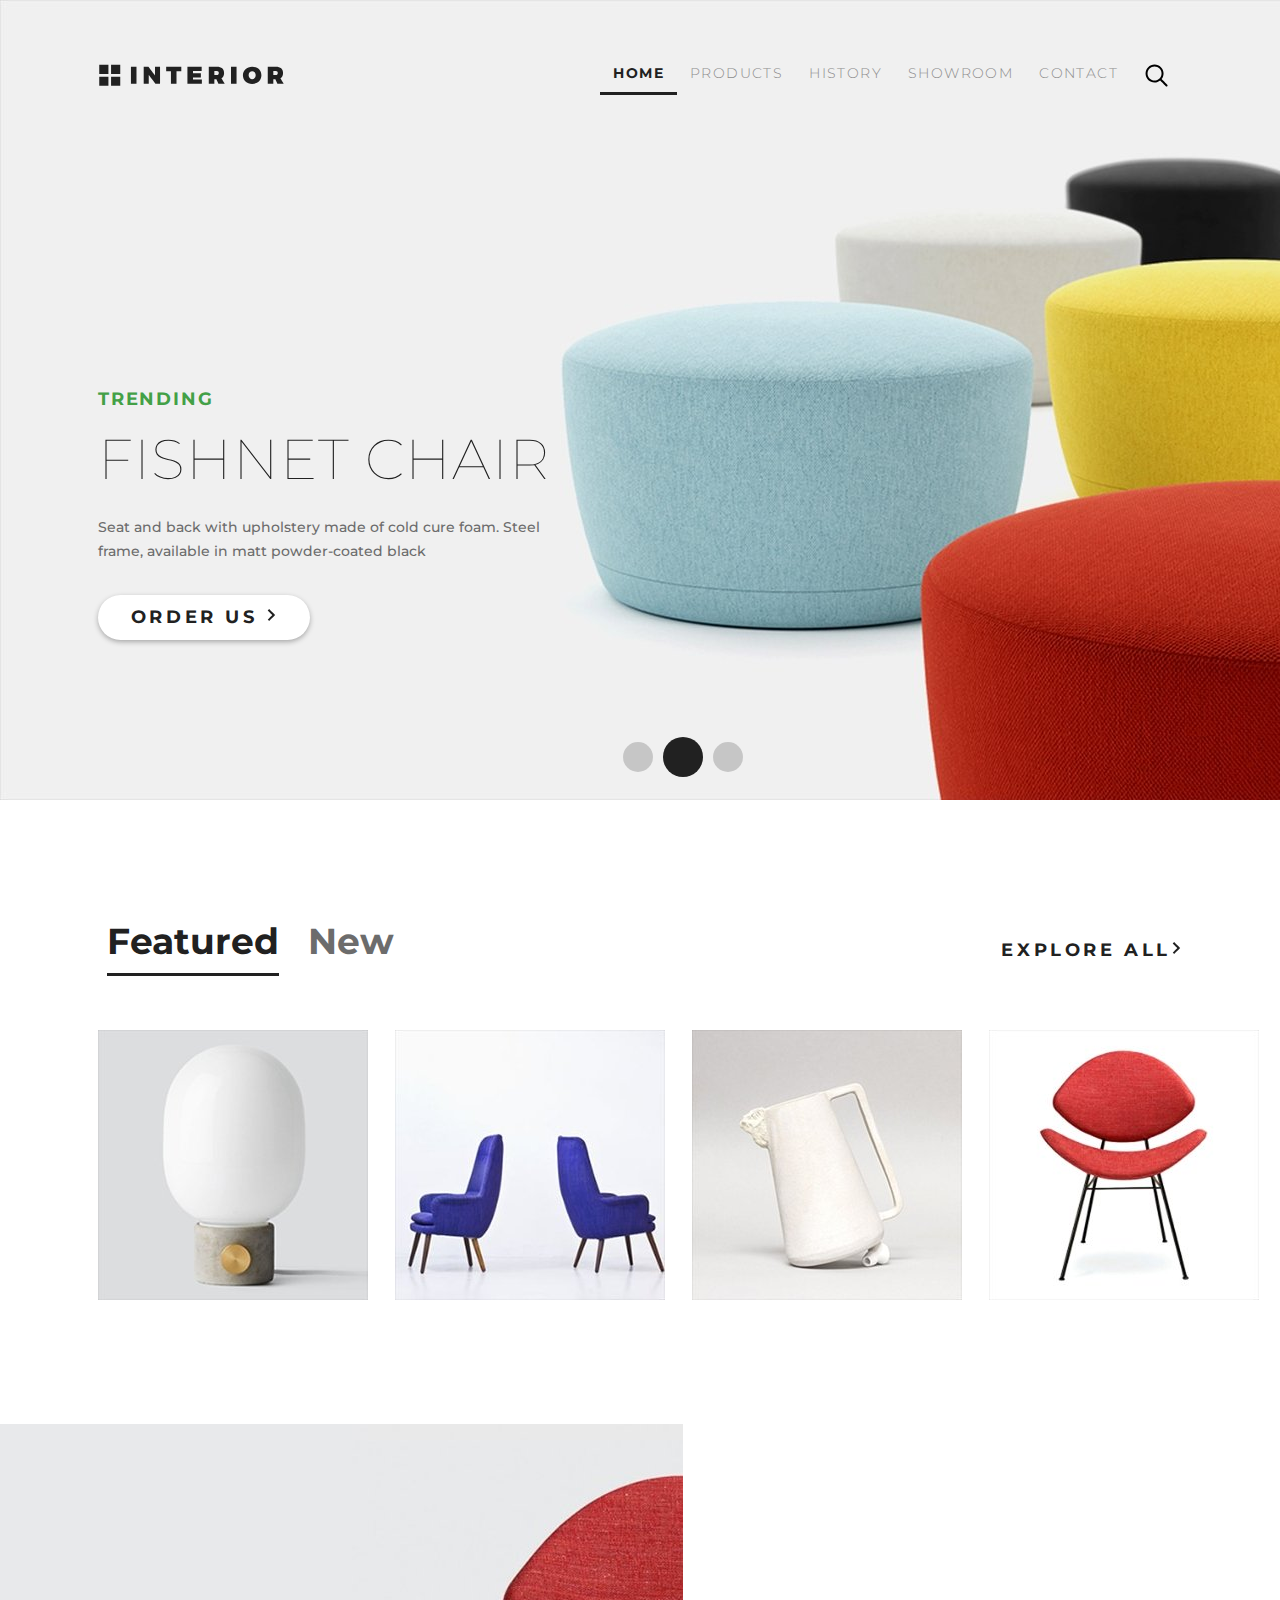
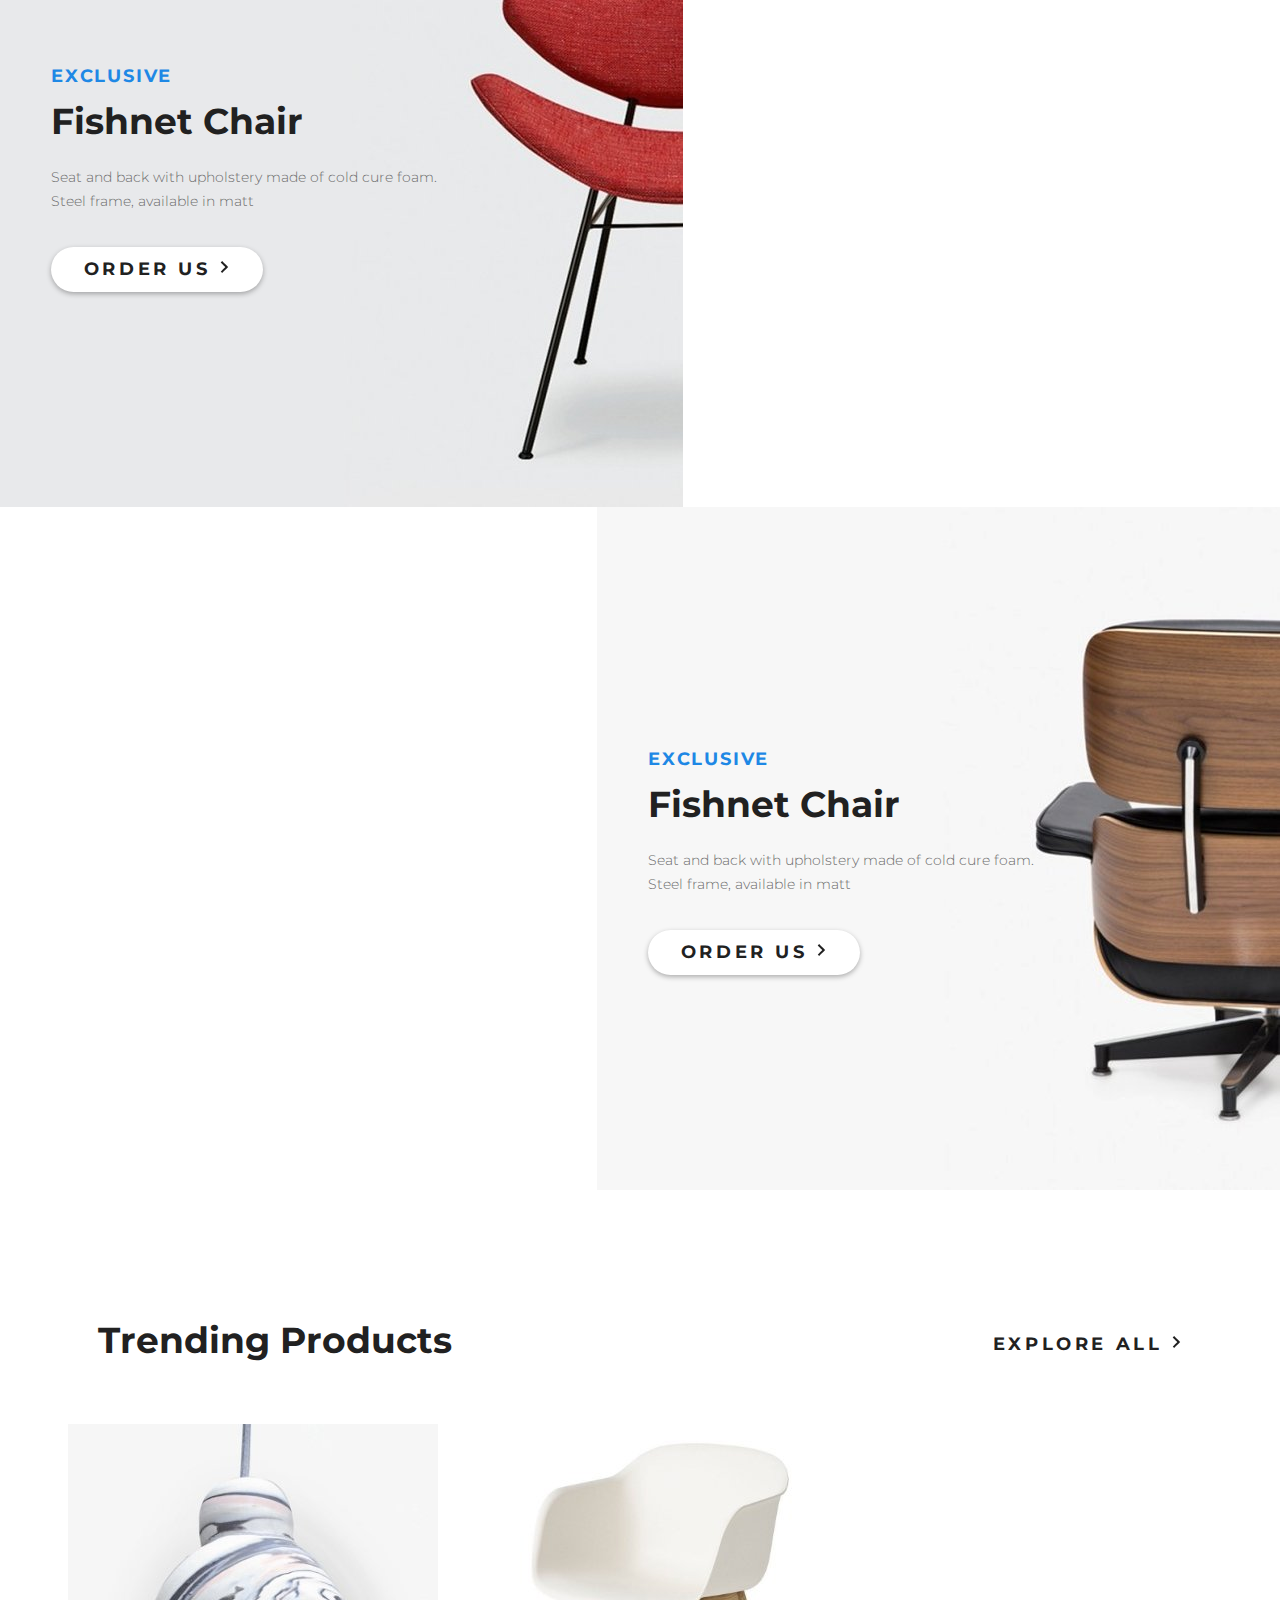
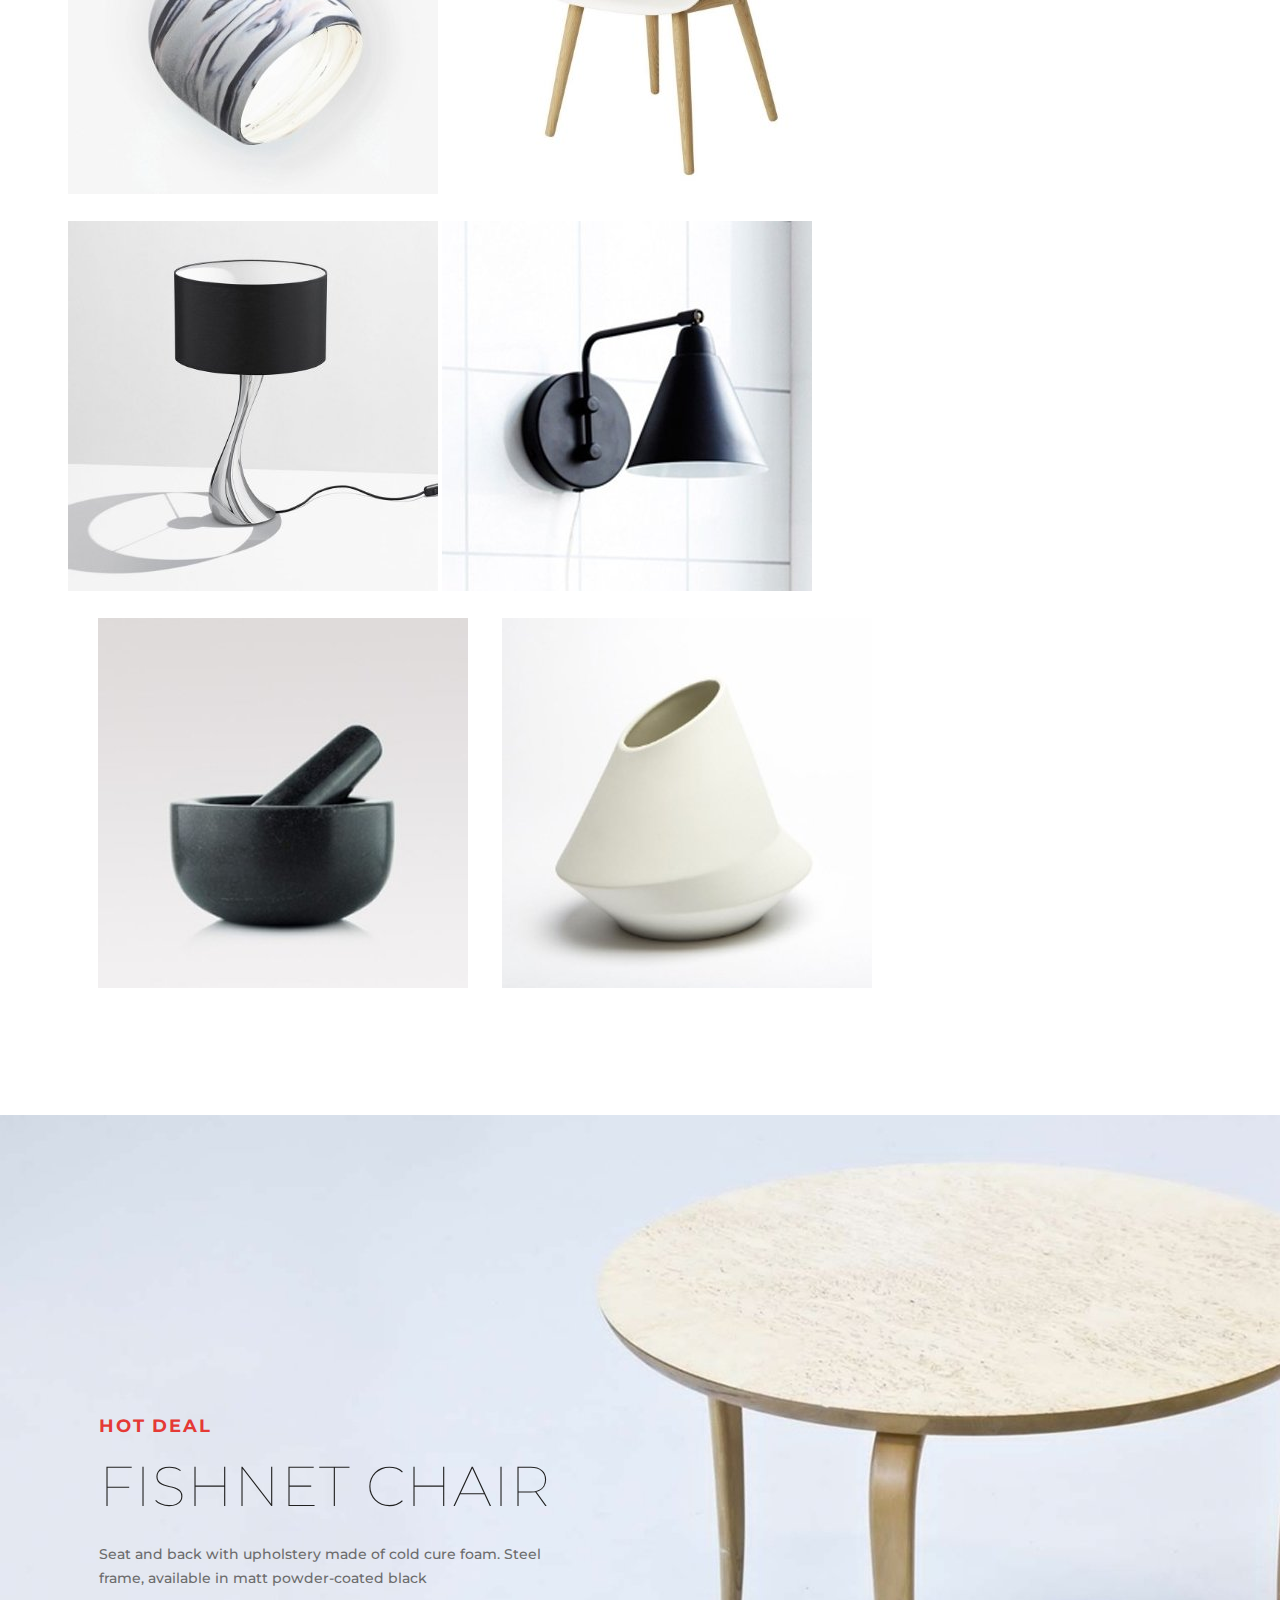
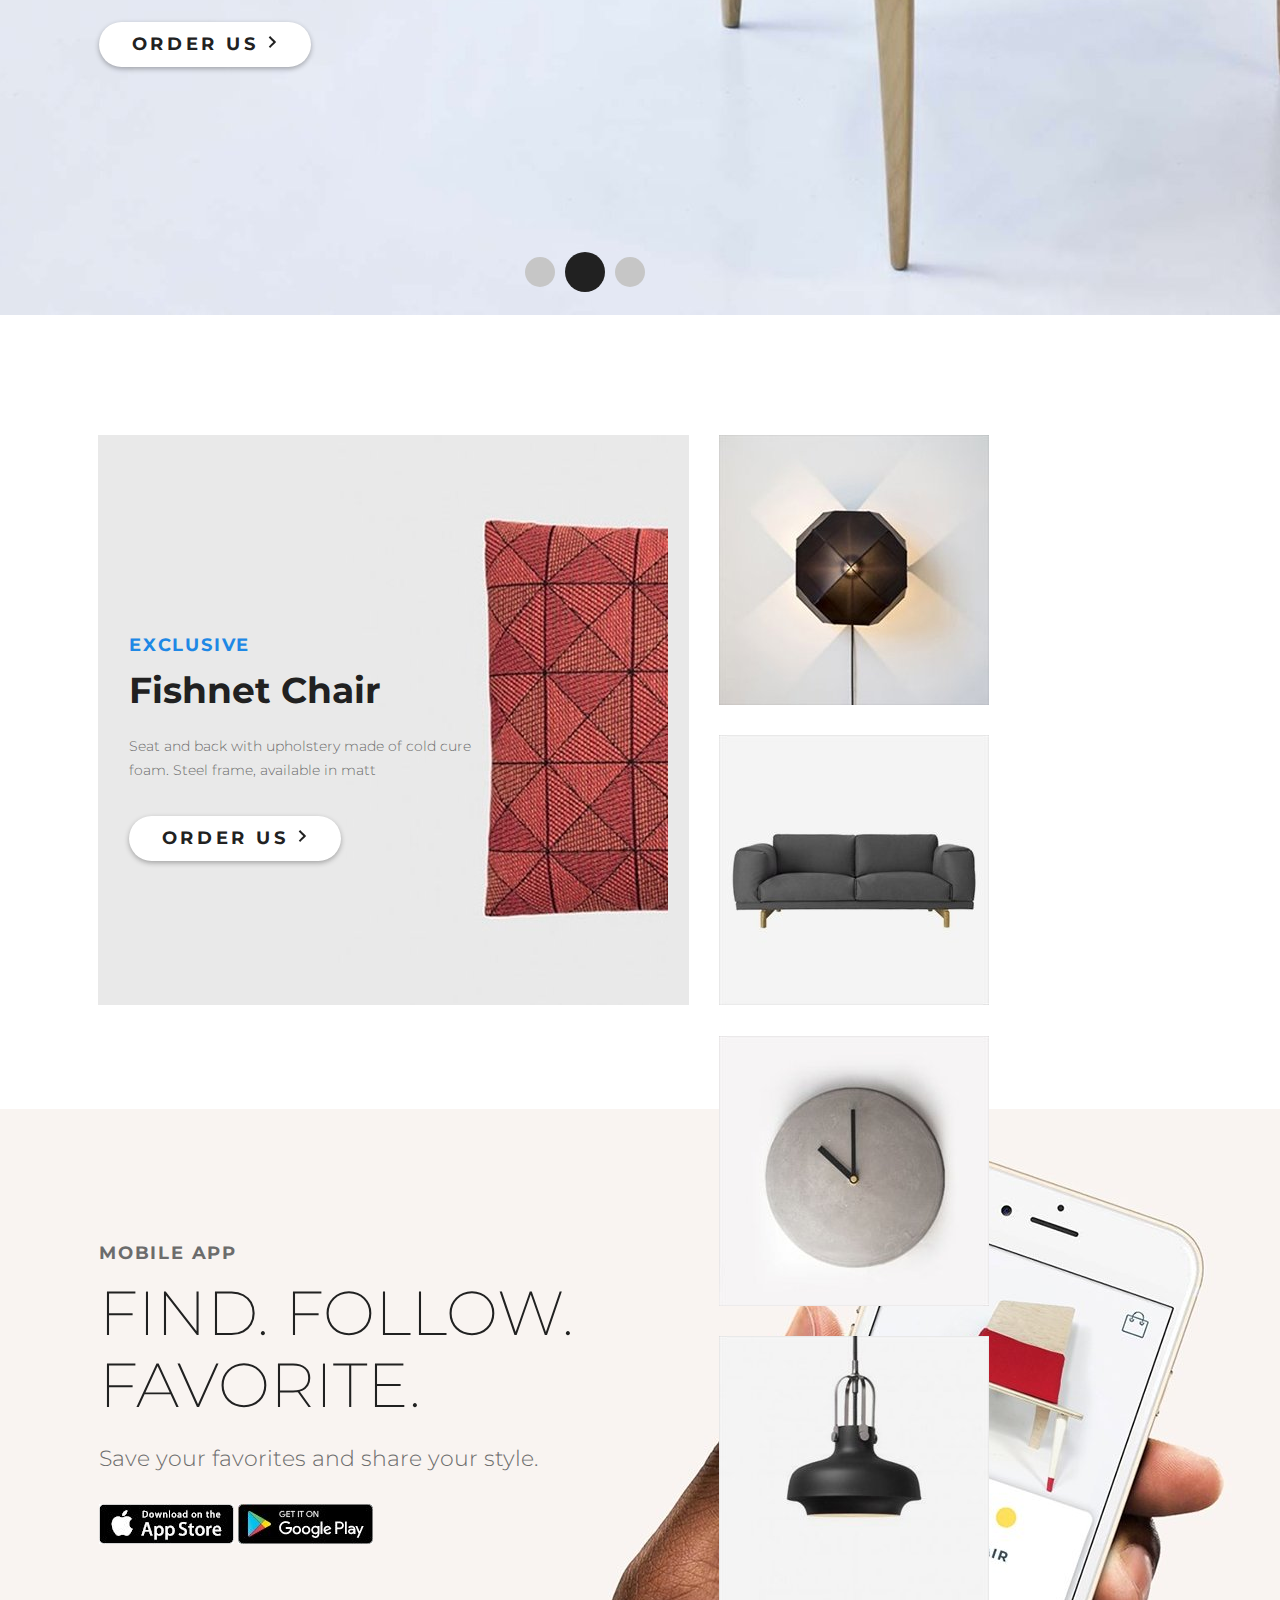
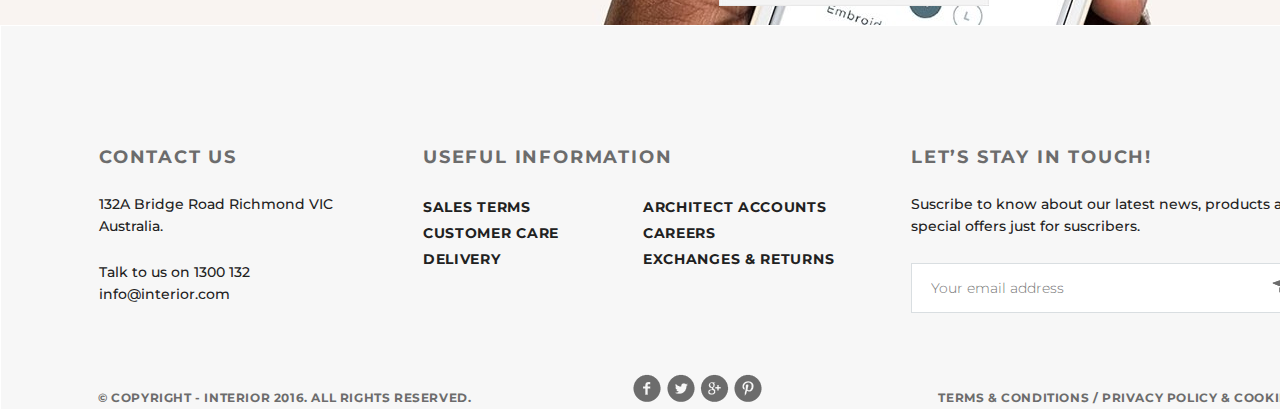
<file: interior/index.html>
<!DOCTYPE html>
<html lang="en">
<head>
	<meta charset="utf-8">
	<link href="https://fonts.googleapis.com/css2?family=Montserrat:wght@100;300;400;700&display=swap" rel="stylesheet">
	<link rel="stylesheet" type="text/css" href="style.css">
	<title>Interior</title>
</head>
<body>
	<div class="container">
		<div class="slider padding-site">
			<div class="header clearfix">
				<a href="#"><img src="img/logo.svg" alt="logo"></a>
				<ul class="menu clearfix">
					<li class="menu-list"><a href="#" class="menu-link menu-link-active">HOME</a></li>
					<li class="menu-list"><a href="products.html" class="menu-link">PRODUCTS</a></li>
					<li class="menu-list"><a href="#" class="menu-link">HISTORY</a></li>
					<li class="menu-list"><a href="product-details.html" class="menu-link">SHOWROOM</a></li>
					<li class="menu-list"><a href="contacts.html" class="menu-link">CONTACT</a></li>
					<li class="menu-list"><a href="#" class="menu-link"><img src="img/search.svg" alt="search"></a></li>
				</ul>
			</div>
			<div class="slider-text">
				<p class="slider-trending">TRENDING</p>
				<h2 class="slider-h2">Fishnet Chair</h2>
				<p class="slider-content">Seat and back with upholstery made of cold cure foam. Steel frame, available in matt powder-coated black</p>
				<a href="#" class="button">Order Us <img src="img/arrow.svg" alt="arrow.svg"></a>
			</div>
			<div class="pagination">
				<a href="#" class="circle"></a><a href="#" class="circle circle-active"></a><a href="#" class="circle"></a>
			</div>
		</div>
		<div class="featured-product">
			<ul class="featured-menu">
				<li class="featured-list"><a href="#" class="featured-link featured-link-active">Featured</a></li>
				<li class="featured-list"><a href="#" class="featured-link">New</a></li>
			</ul>
			<a href="#" class="explore">EXPLORE ALL<img src="img/arrow.svg" alt="arrow.svg"></a>
		</div>
		<div class="tab-content">
			<a href="#" class="tab-product tab-product-1"><img src="img/tab-products/product_1.jpg" alt="product-1"></a>
			<a href="#" class="tab-product"><img src="img/tab-products/product_2.jpg" alt="product-2"></a>
			<a href="#" class="tab-product"><img src="img/tab-products/product_3.jpg" alt="product-3"></a>
			<a href="#" class="tab-product tab-product-4"><img src="img/tab-products/product_4.jpg" alt="product-4"></a>
		</div>
		<div class="promo-product">
			<div class="promo-content-1">
				<div class="promo-text">
					<p class="promo-content-tag">exclusive</p>
					<h2 class="promo-h2">Fishnet Chair</h2>
					<p class="promo-content-details">Seat and back with upholstery made of cold cure foam. Steel frame, available in matt</p>
					<a href="#" class="button">Order Us <img src="img/arrow.svg" alt="arrow.svg"></a>
				</div>
			</div>
			<div class="promo-content-2">
				<div class="promo-text">
					<p class="promo-content-tag">exclusive</p>
					<h2 class="promo-h2">Fishnet Chair</h2>
					<p class="promo-content-details">Seat and back with upholstery made of cold cure foam. Steel frame, available in matt</p>
					<a href="#" class="button">Order Us <img src="img/arrow.svg" alt="arrow.svg"></a>
				</div>
			</div>
		</div>	
		<div class="trending-text">
			<h2 class="trending-title">Trending Products</h2>
			<a href="#" class="explore">explore all <img src="img/arrow.svg" alt="arrow.svg"></a>
		</div>
		<div class="trending-products">
			<a href="#" class="trending-product"><img src="img/trending-products/product_5.jpg" alt="product-5"></a>
			<a href="#" class="trending-product trending-product-6"><img src="img/trending-products/product_6.jpg" alt="product-6"></a>
			<a href="#" class="trending-product"><img src="img/trending-products/product_7.jpg" alt="product-7"></a>
			<a href="#" class="trending-product"><img src="img/trending-products/product_8.jpg" alt="product-8"></a>
			<a href="#" class="trending-product trending-product-9"><img src="img/trending-products/product_9.jpg" alt="product-9"></a>
			<a href="#" class="trending-product"><img src="img/trending-products/product_10.jpg" alt="product-10"></a>
		</div>
		<div class="slider-hot-deals">
			<div class="slider-hot-deals-text">
				<p class="slider-hot_deal">Hot deal</p>
				<h2 class="slider-h2">Fishnet Chair</h2>
				<p class="slider-content">Seat and back with upholstery made of cold cure foam. Steel frame, available in matt powder-coated black</p>
				<a href="#" class="button">Order Us <img src="img/arrow.svg" alt="arrow.svg"></a>
			</div>
			<div class="pagination">
				<a href="#" class="circle"></a><a href="#" class="circle circle-active"></a><a href="#" class="circle"></a>
			</div>
		</div>
		<div class="exclusive-product">
			<div class="ex-product-1 clearfix">
				<div class="ex-product-1-text">
					<p class="promo-content-tag">exclusive</p>
					<h2 class="promo-h2">Fishnet Chair</h2>
					<p class="ex-product-details">Seat and back with upholstery made of cold cure foam. Steel frame, available in matt</p>
					<a href="#" class="button">Order Us <img src="img/arrow.svg" alt="arrow.svg"></a>
				</div>
			</div>
			<div class="ex-product-other clearfix">
				<a href="#" class="ex-product"><img src="img/ex-products/ex_product_2.jpg" alt="ex_product_2.jpg"></a>
				<a href="#" class="ex-product"><img src="img/ex-products/ex_product_3.jpg" alt="ex_product_3.jpg"></a>
				<a href="#" class="ex-product"><img src="img/ex-products/ex_product_4.jpg" alt="ex_product_4.jpg"></a>
				<a href="#" class="ex-product"><img src="img/ex-products/ex_product_5.jpg" alt="ex_product_5.jpg"></a>
			</div>
		</div>
		<div class="mobile-app">
			<div class="mobile-content">
				<p class="mobile-tag">mobile app</p>
				<h2 class="mobile-name">Find. Follow. Favorite.</h2>
				<p class="mobile-details">Save your favorites and share your style.</p>
				<a href="#" class="app-store"><img src="img/mobile-app/app_store.jpg" alt="app_store.jpg"></a>
				<a href="#" class="google-play"><img src="img/mobile-app/google_play.jpg" alt="google_play.jpg"></a>
			</div>
		</div>
		<div class="footer">
			<div class="footer-content-1">
				<h2 class="footer-tag">Contact Us</h2>
				<p class="links">132A Bridge Road Richmond VIC Australia.</p>
				<p class="links">Talk to us on 1300 132 info@interior.com</p>
			</div>
			<div class="footer-content-2">
				<h2 class="footer-tag">Useful Information</h2>
				<div class="footer-content-2-1">
					<p class="links-2">Sales terms Customer care Delivery</p>
				</div>
				<div class="footer-content-2-2">
					<p class="links-2">Architect accounts Careers <br>Exchanges & returns</p>
				</div>
			</div>
			<div class="footer-content-3">
				<h2 class="footer-tag">Let’s Stay in Touch!</h2>
				<p class="links-3">Suscribe to know about our latest news, products and special offers just for suscribers.</p>
				<input type="email" placeholder="Your email address" class="input-email">
				<input type="image" src="img/send_img.png" alt="send_img.png" class="email-button">
			</div>
			<div class="footer-info">
				<p class="copyright">© Copyright - INTERIOR 2016. All Rights Reserved.</p>
				<a href="#" class="social-links"><img src="img/social-links.png" alt="social-links.png"></a>
				<p class="copyright">Terms & Conditions / Privacy policy & Cookies</p>
			</div>
		</div>
	</div>
</body>
</html>
</file>
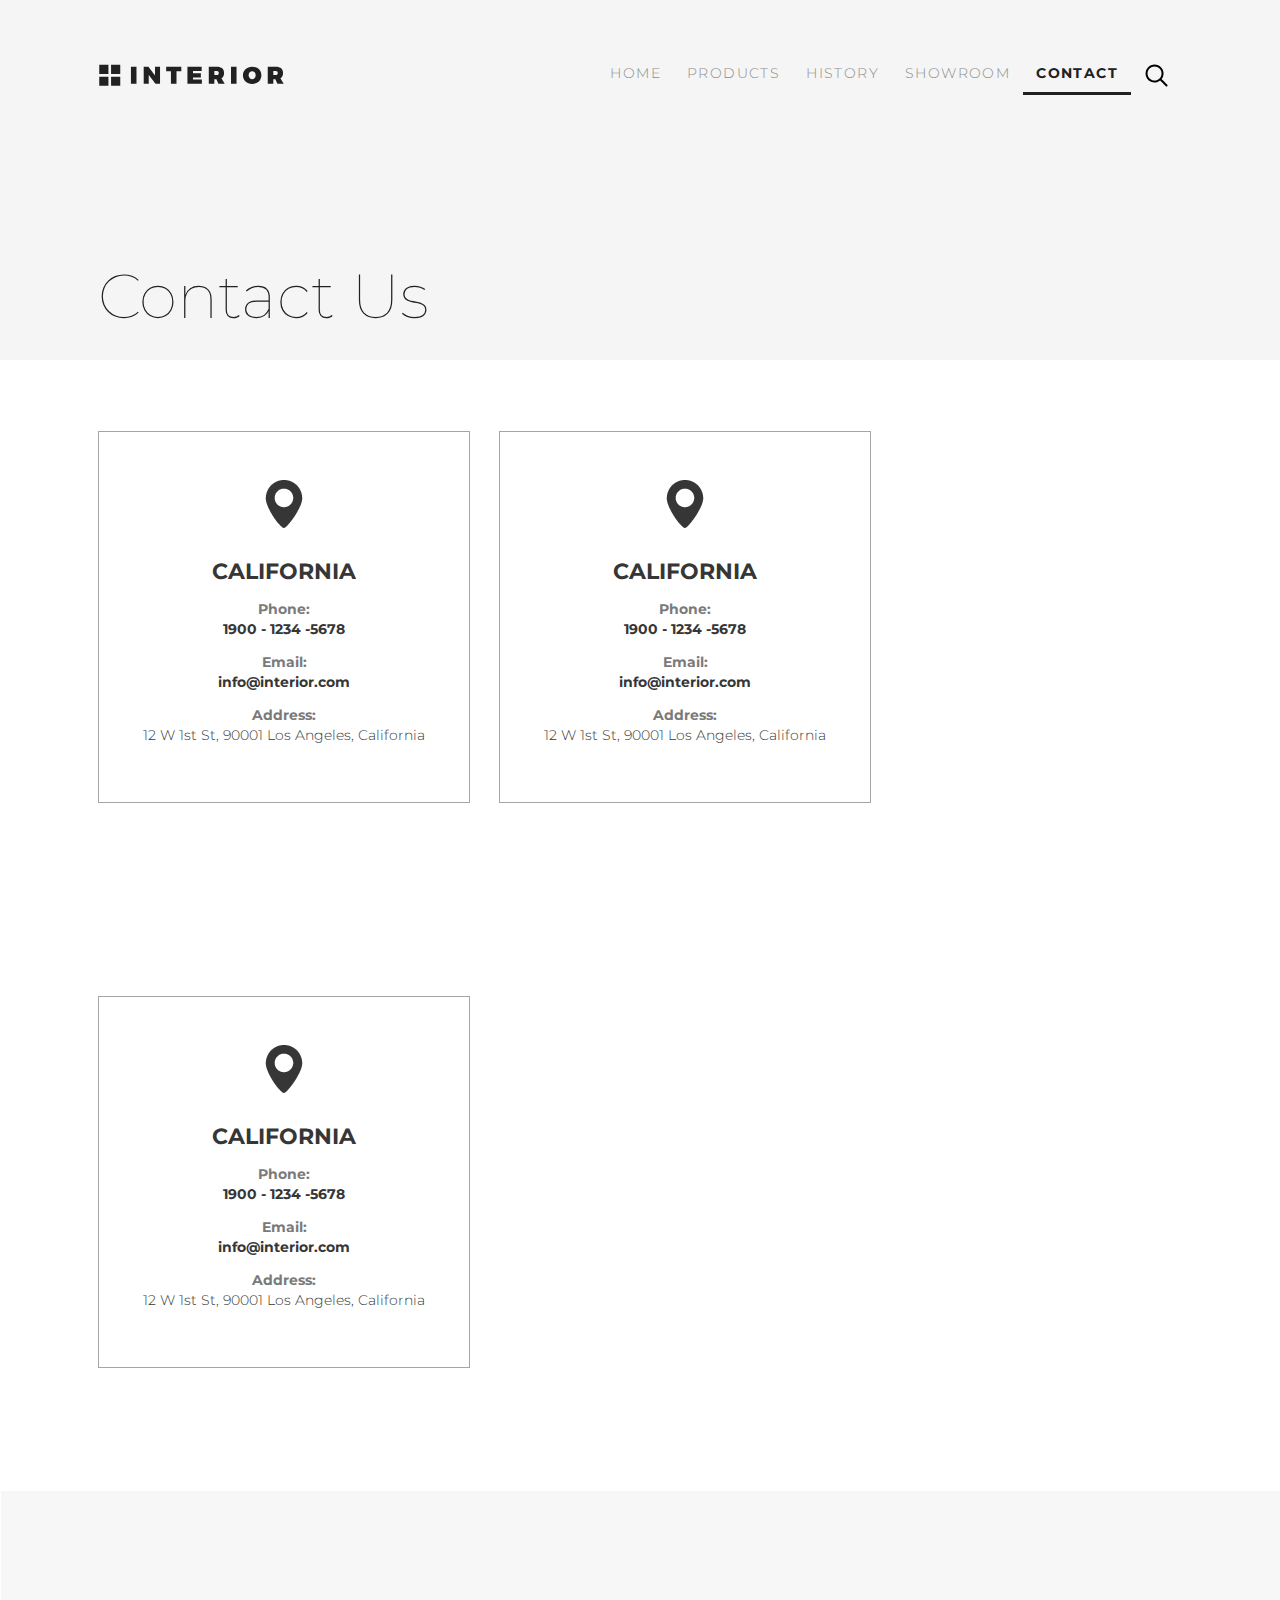
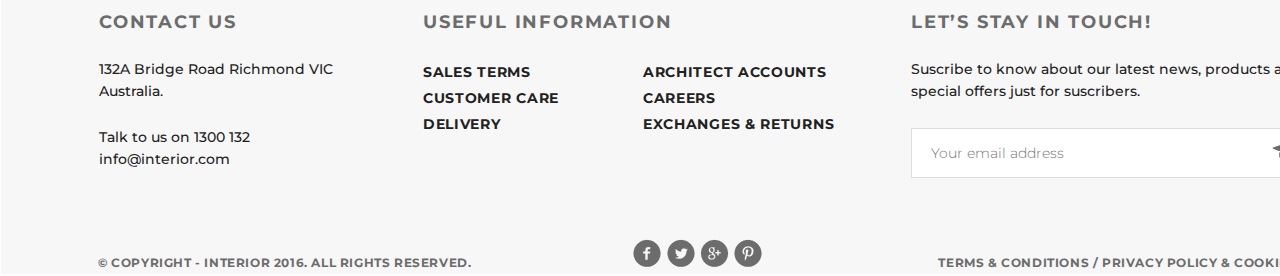
<file: interior/contacts.html>
<!DOCTYPE html>
<html lang="en">
<head>
	<meta charset="UTF-8">
	<title>Interior Contacts</title>
	<link href="https://fonts.googleapis.com/css2?family=Montserrat:wght@100;300;400;700&display=swap" rel="stylesheet">
	<link rel="stylesheet" type="text/css" href="style.css">
	<link rel="stylesheet" type="text/css" href="style-contacts.css">
</head>
<body>
	<div class="container">
		<div class="header-padding-contacts">
			<div class="header header-contacts clearfix">
				<a href="index.html"><img src="img/logo.svg" alt="logo"></a>
				<ul class="menu clearfix">
					<li class="menu-list"><a href="index.html" class="menu-link">HOME</a></li>
					<li class="menu-list"><a href="products.html" class="menu-link">PRODUCTS</a></li>
					<li class="menu-list"><a href="#" class="menu-link">HISTORY</a></li>
					<li class="menu-list"><a href="product-details.html" class="menu-link">SHOWROOM</a></li>
					<li class="menu-list"><a href="#" class="menu-link menu-link-active">CONTACT</a></li>
					<li class="menu-list"><a href="#" class="menu-link"><img src="img/search.svg" alt="search"></a></li>
				</ul>
			</div>
			<div class="header-contacts-text">
				<h2 class="header-contacts-h2">Contact Us</h2>
			</div>
		</div>
		<div class="main">
			<div class="contacts-block"><a href="#" class="location-icon"><img src="img/contacts/location_icon.png" alt="location-icon"></a>
				<h2 class="contacts-h2">California</h2>
				<p class="name">Phone:</p>
				<p class="contacts-text">1900 - 1234 -5678</p>
				<p class="name">Email:</p>
				<p class="contacts-text">info@interior.com</p>
				<p class="name">Address:</p>
				<p class="contacts-text contacts-text-address">12 W 1st St, 90001 Los Angeles, California</p>
			</div>
			<div class="contacts-block"><a href="#" class="location-icon"><img src="img/contacts/location_icon.png" alt="location-icon"></a>
				<h2 class="contacts-h2">California</h2>
				<p class="name">Phone:</p>
				<p class="contacts-text">1900 - 1234 -5678</p>
				<p class="name">Email:</p>
				<p class="contacts-text">info@interior.com</p>
				<p class="name">Address:</p>
				<p class="contacts-text contacts-text-address">12 W 1st St, 90001 Los Angeles, California</p>
			</div>
			<div class="contacts-block"><a href="#" class="location-icon"><img src="img/contacts/location_icon.png" alt="location-icon"></a>
				<h2 class="contacts-h2">California</h2>
				<p class="name">Phone:</p>
				<p class="contacts-text">1900 - 1234 -5678</p>
				<p class="name">Email:</p>
				<p class="contacts-text">info@interior.com</p>
				<p class="name">Address:</p>
				<p class="contacts-text contacts-text-address">12 W 1st St, 90001 Los Angeles, California</p>
			</div>
		</div>
		<div class="footer">
			<div class="footer-content-1">
				<h2 class="footer-tag">Contact Us</h2>
				<p class="links">132A Bridge Road Richmond VIC Australia.</p>
				<p class="links">Talk to us on 1300 132 info@interior.com</p>
			</div>
			<div class="footer-content-2">
				<h2 class="footer-tag">Useful Information</h2>
				<div class="footer-content-2-1">
					<p class="links-2">Sales terms Customer care Delivery</p>
				</div>
				<div class="footer-content-2-2">
					<p class="links-2">Architect accounts Careers <br>Exchanges & returns</p>
				</div>
			</div>
			<div class="footer-content-3">
				<h2 class="footer-tag">Let’s Stay in Touch!</h2>
				<p class="links-3">Suscribe to know about our latest news, products and special offers just for suscribers.</p>
				<input type="email" placeholder="Your email address" class="input-email">
				<input type="image" src="img/send_img.png" alt="send_img.png" class="email-button">
			</div>
			<div class="footer-info">
				<p class="copyright">© Copyright - INTERIOR 2016. All Rights Reserved.</p>
				<a href="#" class="social-links"><img src="img/social-links.png" alt="social-links.png"></a>
				<p class="copyright">Terms & Conditions / Privacy policy & Cookies</p>
			</div>
		</div>		
	</div>
</body>
</html>
</file>
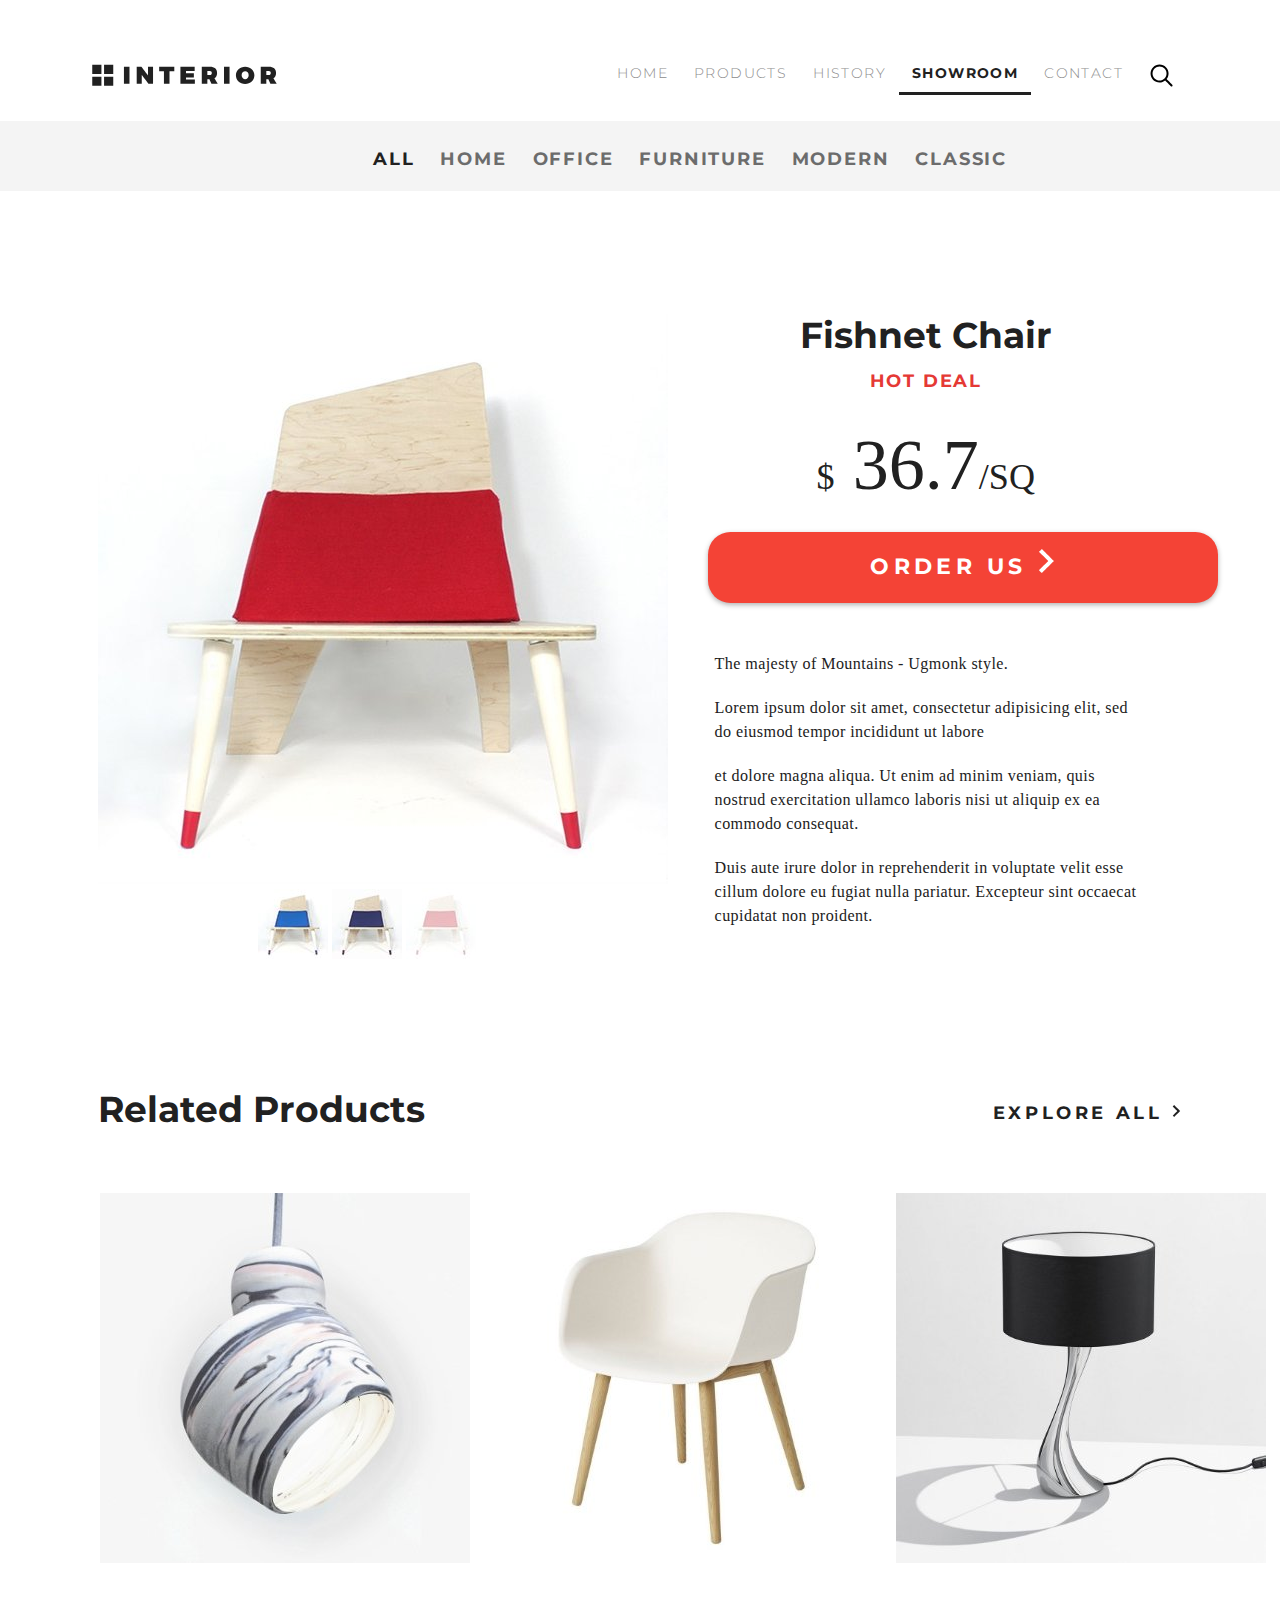
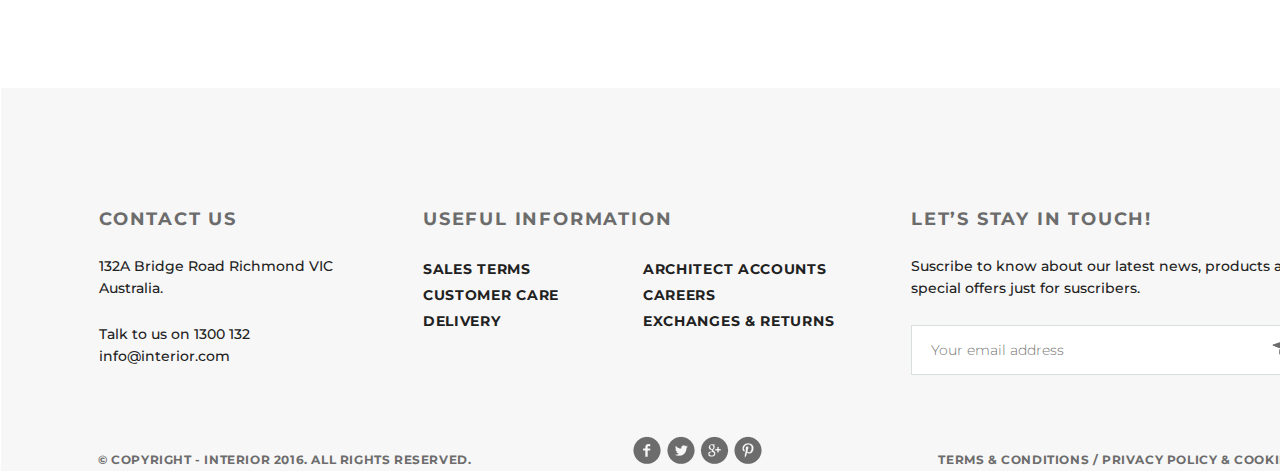
<file: interior/product-details.html>
<!DOCTYPE html>
<html lang="en">
<head>
	<meta charset="UTF-8">
	<title>Interior Product details</title>
	<link href="https://fonts.googleapis.com/css2?family=Montserrat:wght@100;300;400;700&display=swap" rel="stylesheet">
	<link rel="stylesheet" type="text/css" href="style.css">
	<link rel="stylesheet" type="text/css" href="style-product-details.css">
</head>
<body>
	<div class="container">
		<div class="header header-details clearfix">
			<a href="index.html"><img src="img/logo.svg" alt="logo"></a>
			<ul class="menu clearfix">
				<li class="menu-list"><a href="index.html" class="menu-link">HOME</a></li>
				<li class="menu-list"><a href="products.html" class="menu-link">PRODUCTS</a></li>
				<li class="menu-list"><a href="#" class="menu-link">HISTORY</a></li>
				<li class="menu-list"><a href="#" class="menu-link menu-link-active">SHOWROOM</a></li>
				<li class="menu-list"><a href="contacts.html" class="menu-link">CONTACT</a></li>
				<li class="menu-list"><a href="#" class="menu-link"><img src="img/search.svg" alt="search"></a></li>
			</ul>
		</div>
		<div class="main">
			<ul class="main-menu clearfix">
				<li class="main-menu-list"><a href="#" class="main-menu-link main-menu-link-active">ALL</a></li>
				<li class="main-menu-list"><a href="#" class="main-menu-link">HOME</a></li>
				<li class="main-menu-list"><a href="#" class="main-menu-link">OFFICE</a></li>
				<li class="main-menu-list"><a href="#" class="main-menu-link">FURNITURE</a></li>
				<li class="main-menu-list"><a href="#" class="main-menu-link">MODERN</a></li>
				<li class="main-menu-list"><a href="#" class="main-menu-link">CLASSIC</a></li>
			</ul>
			<div class="details-slider clearfix">
				<a href="#"><img src="img/products-details/slider_1.jpg"></a>
				<div class="details-pagination">
					<a href="#"><img src="img/products-details/controll_1.jpg"></a>
					<a href="#"><img src="img/products-details/controll_2.jpg"></a>
					<a href="#"><img src="img/products-details/controll_3.jpg"></a>	
				</div>
			</div>
			<div class="details-text clearfix">
				<h2 class="details-h2">Fishnet Chair</h2>
				<p class="details-hot-deal">Hot Deal</p>
				<p class="price"><span class="text-other">$</span> 36.7<span class="text-other">/sq</span></p>
				<a href="#" class="details-button">Order Us <img src="img/products-details/arrow.svg" class="details-arrow" alt="arrow.svg"></a>
				<p class="details-main-text">The majesty of Mountains - Ugmonk style.</p>
				<p class="details-main-text">Lorem ipsum dolor sit amet, consectetur adipisicing elit, sed do eiusmod tempor incididunt ut labore</p>
				<p class="details-main-text">et dolore magna aliqua. Ut enim ad minim veniam, quis nostrud exercitation ullamco laboris nisi ut aliquip ex ea commodo consequat.</p> 
				<p class="details-main-text">Duis aute irure dolor in reprehenderit in voluptate velit esse cillum dolore eu fugiat nulla pariatur. Excepteur sint occaecat cupidatat non proident.</p>
			</div>
			<div class="clr">
			</div>
			<div class="trending-text">
				<h2 class="trending-title">Related Products</h2>
				<a href="#" class="explore">explore all <img src="img/arrow.svg" alt="arrow.svg"></a>
			</div>
			<div class="products">
				<a href="#" class="main-product"><img src="img/products/product_1.jpg" alt="product_1.jpg"></a>
				<a href="#" class="main-product main-product-2"><img src="img/products/product_2.jpg" alt="product_2.jpg"></a>
				<a href="#" class="main-product"><img src="img/products/product_3.jpg" alt="product_3.jpg"></a>
			</div>	
		</div>
		<div class="footer">
			<div class="footer-content-1">
				<h2 class="footer-tag">Contact Us</h2>
				<p class="links">132A Bridge Road Richmond VIC Australia.</p>
				<p class="links">Talk to us on 1300 132 info@interior.com</p>
			</div>
			<div class="footer-content-2">
				<h2 class="footer-tag">Useful Information</h2>
				<div class="footer-content-2-1">
					<p class="links-2">Sales terms Customer care Delivery</p>
				</div>
				<div class="footer-content-2-2">
					<p class="links-2">Architect accounts Careers <br>Exchanges & returns</p>
				</div>
			</div>
			<div class="footer-content-3">
				<h2 class="footer-tag">Let’s Stay in Touch!</h2>
				<p class="links-3">Suscribe to know about our latest news, products and special offers just for suscribers.</p>
				<input type="email" placeholder="Your email address" class="input-email">
				<input type="image" src="img/send_img.png" alt="send_img.png" class="email-button">
			</div>
			<div class="footer-info">
				<p class="copyright">© Copyright - INTERIOR 2016. All Rights Reserved.</p>
				<a href="#" class="social-links"><img src="img/social-links.png" alt="social-links.png"></a>
				<p class="copyright">Terms & Conditions / Privacy policy & Cookies</p>
			</div>
		</div>
	</div>	
</body>
</html>
</file>
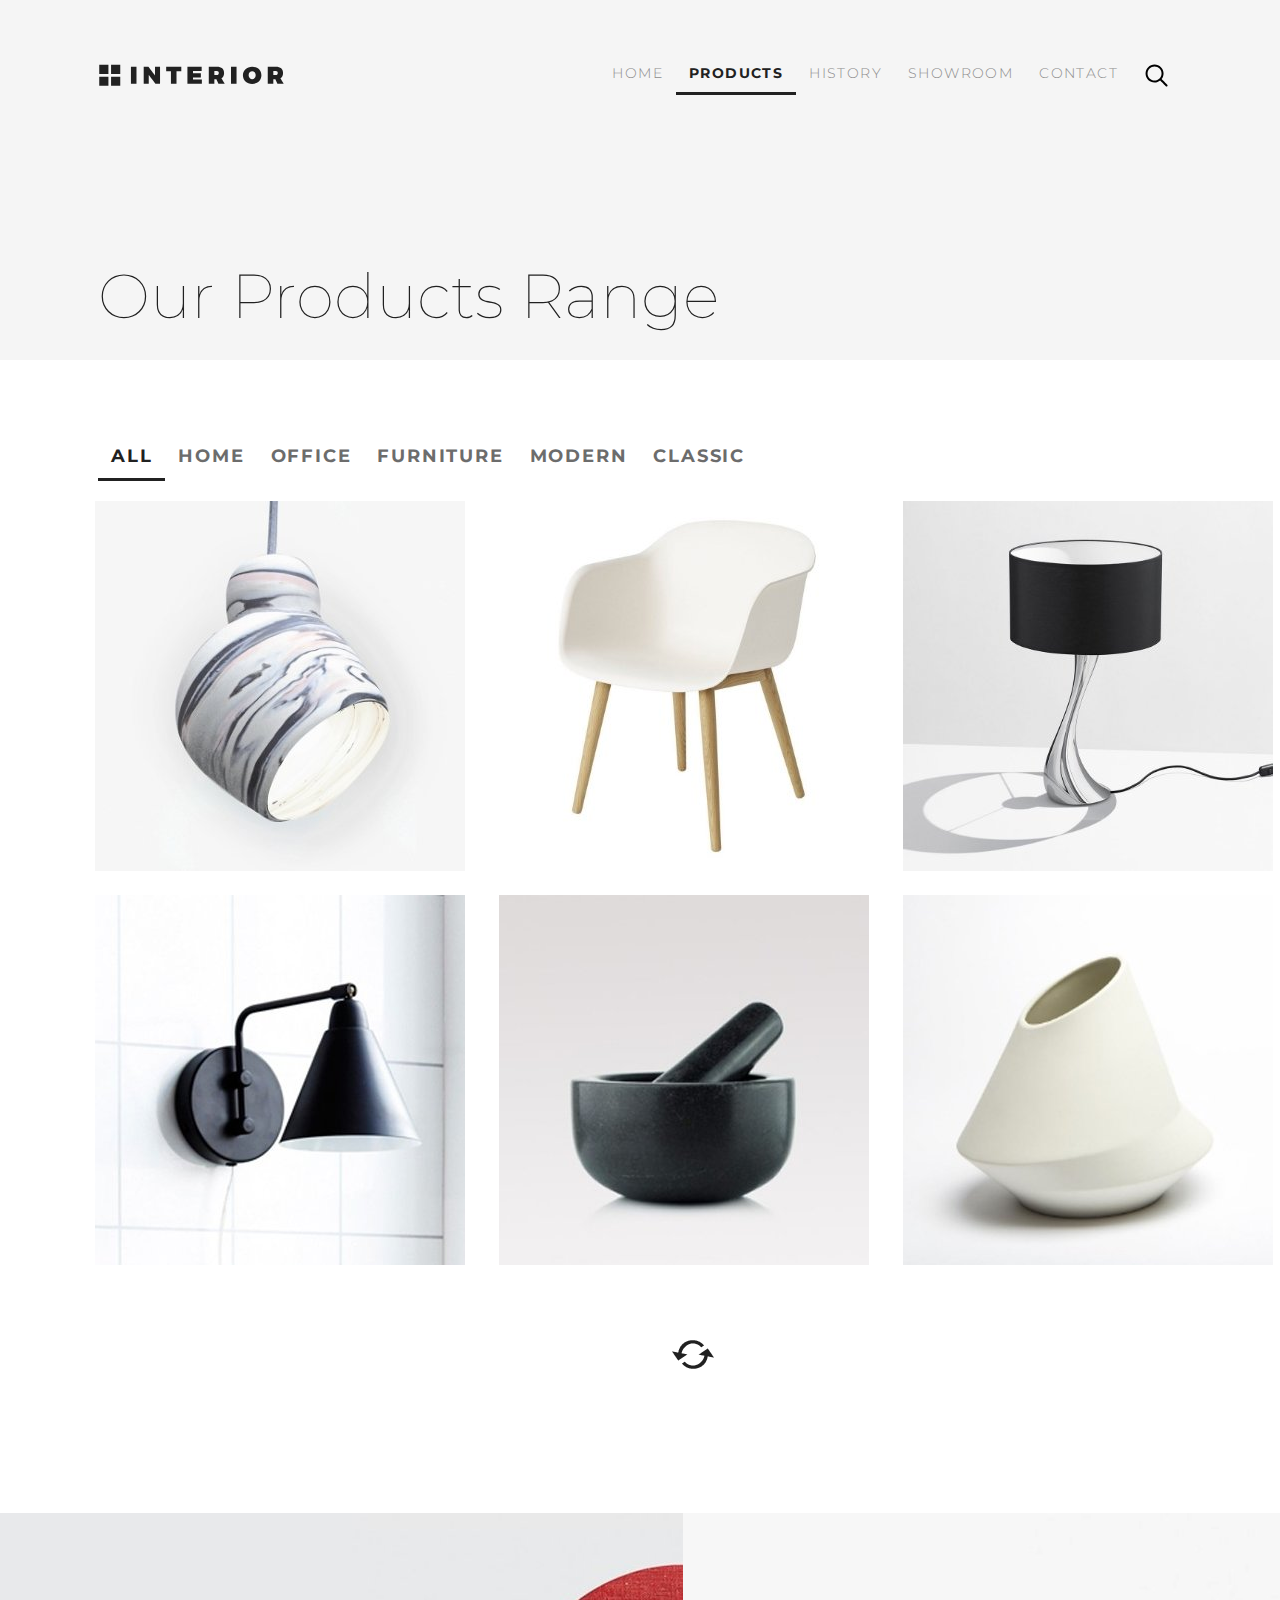
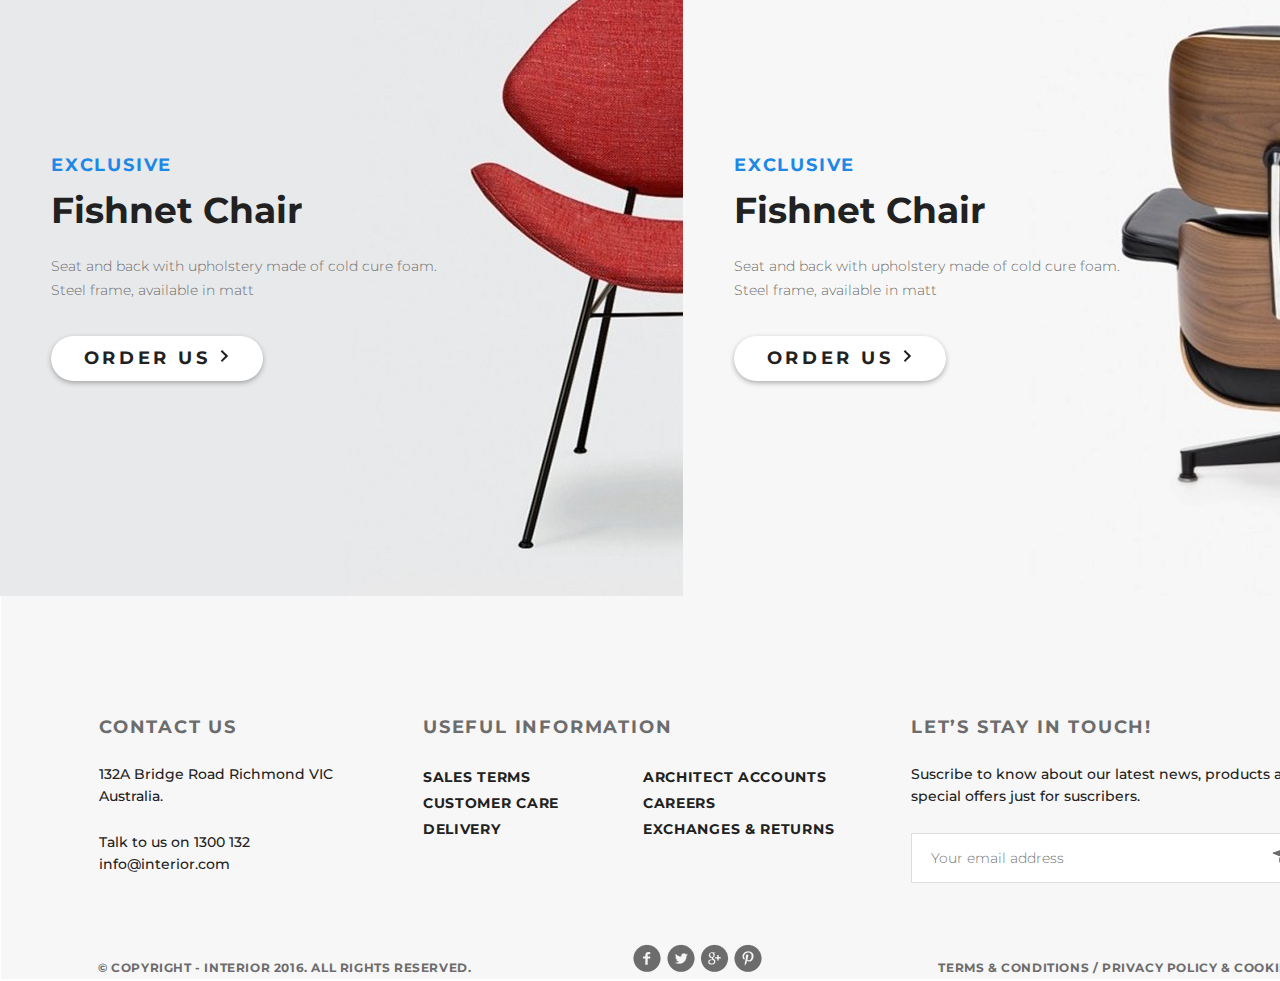
<file: interior/products.html>
<!DOCTYPE html>
<html lang="en">
<head>
	<meta charset="UTF-8">
	<title>Interior Products</title>
	<link href="https://fonts.googleapis.com/css2?family=Montserrat:wght@100;300;400;700&display=swap" rel="stylesheet">
	<link rel="stylesheet" type="text/css" href="style.css">
	<link rel="stylesheet" type="text/css" href="style-products.css">
</head>
<body>
	<div class="container">
		<div class="header-padding-products">
			<div class="header header-products clearfix">
				<a href="index.html"><img src="img/logo.svg" alt="logo"></a>
				<ul class="menu clearfix">
					<li class="menu-list"><a href="index.html" class="menu-link">HOME</a></li>
					<li class="menu-list"><a href="#" class="menu-link menu-link-active">PRODUCTS</a></li>
					<li class="menu-list"><a href="#" class="menu-link">HISTORY</a></li>
					<li class="menu-list"><a href="product-details.html" class="menu-link">SHOWROOM</a></li>
					<li class="menu-list"><a href="contacts.html" class="menu-link">CONTACT</a></li>
					<li class="menu-list"><a href="#" class="menu-link"><img src="img/search.svg" alt="search"></a></li>
				</ul>
			</div>
			<div class="header-products-text">
				<h2 class="header-products-h2">Our Products Range</h2>
			</div>
		</div>
		<div class="main">
			<ul class="main-menu clearfix">
				<li class="main-menu-list"><a href="#" class="main-menu-link main-menu-link-active">ALL</a></li>
				<li class="main-menu-list"><a href="#" class="main-menu-link">HOME</a></li>
				<li class="main-menu-list"><a href="#" class="main-menu-link">OFFICE</a></li>
				<li class="main-menu-list"><a href="#" class="main-menu-link">FURNITURE</a></li>
				<li class="main-menu-list"><a href="#" class="main-menu-link">MODERN</a></li>
				<li class="main-menu-list"><a href="#" class="main-menu-link">CLASSIC</a></li>
			</ul>
			<div class="products">
				<a href="#" class="main-product"><img src="img/products/product_1.jpg" alt="product_1.jpg"></a>
				<a href="#" class="main-product main-product-2"><img src="img/products/product_2.jpg" alt="product_2.jpg"></a>
				<a href="#" class="main-product"><img src="img/products/product_3.jpg" alt="product_3.jpg"></a>
				<a href="#" class="main-product"><img src="img/products/product_4.jpg" alt="product_4.jpg"></a>
				<a href="#" class="main-product main-product-5"><img src="img/products/product_5.jpg" alt="product_5.jpg"></a>
				<a href="#" class="main-product"><img src="img/products/product_6.jpg" alt="product_6.jpg"></a>
			</div>
			<div class="refresh-button">
				<a href="#"><img src="img/products/products_refresh.png" alt="products-refresh.png"></a>
			</div>
			<div class="promo-product">
				<div class="promo-content-1">
					<div class="promo-text">
						<p class="promo-content-tag">exclusive</p>
						<h2 class="promo-h2">Fishnet Chair</h2>
						<p class="promo-content-details">Seat and back with upholstery made of cold cure foam. Steel frame, available in matt</p>
						<a href="#" class="button">Order Us <img src="img/arrow.svg" alt="arrow.svg"></a>
					</div>
				</div>
				<div class="promo-content-2">
					<div class="promo-text">
						<p class="promo-content-tag">exclusive</p>
						<h2 class="promo-h2">Fishnet Chair</h2>
						<p class="promo-content-details">Seat and back with upholstery made of cold cure foam. Steel frame, available in matt</p>
						<a href="#" class="button">Order Us <img src="img/arrow.svg" alt="arrow.svg"></a>
					</div>
				</div>
			</div>
		</div>
		<div class="footer">
			<div class="footer-content-1">
				<h2 class="footer-tag">Contact Us</h2>
				<p class="links">132A Bridge Road Richmond VIC Australia.</p>
				<p class="links">Talk to us on 1300 132 info@interior.com</p>
			</div>
			<div class="footer-content-2">
				<h2 class="footer-tag">Useful Information</h2>
				<div class="footer-content-2-1">
					<p class="links-2">Sales terms Customer care Delivery</p>
				</div>
				<div class="footer-content-2-2">
					<p class="links-2">Architect accounts Careers <br>Exchanges & returns</p>
				</div>
			</div>
			<div class="footer-content-3">
				<h2 class="footer-tag">Let’s Stay in Touch!</h2>
				<p class="links-3">Suscribe to know about our latest news, products and special offers just for suscribers.</p>
				<input type="email" placeholder="Your email address" class="input-email">
				<input type="image" src="img/send_img.png" alt="send_img.png" class="email-button">
			</div>
			<div class="footer-info">
				<p class="copyright">© Copyright - INTERIOR 2016. All Rights Reserved.</p>
				<a href="#" class="social-links"><img src="img/social-links.png" alt="social-links.png"></a>
				<p class="copyright">Terms & Conditions / Privacy policy & Cookies</p>
			</div>
		</div>
	</div>
</body>
</html>
</file>
<file: interior/style.css>
* {
	margin: 0;
	padding: 0;
}

*:focus {
	outline: none;
}

body {
	font-family: 'Montserrat', sans-serif;
}

.clearfix:after {
	content: "";
	display: table;
	clear: both;
}

.container {
	max-width: 1366px;
	margin: 0 auto;
}

.header {
	padding-top: 63px;
}

.menu {
	float: right;
}

.menu-list {
	list-style-type: none;
	float: left;
}

.menu-link {
	font-weight: 300;
	color: #8c8c8c;
	font-family: Montserrat;
	font-size: 14px;
	text-transform: uppercase;
	letter-spacing: 0.1em;
	text-decoration: none;
	padding: 10px 13px;
}

.menu-link:hover {
	color: #212121;
	border-bottom: 3px solid #8c8c8c;
}

.menu-link-active {
	font-family: Montserrat;
	font-size: 14px;
	font-weight: 700;
	text-transform: uppercase;
	letter-spacing: 0.1em;
	color: #212121;
	border-bottom: 3px solid #212121;
}

.slider {
	height: 800px;
	background-image: url(img/slider_img.jpg);
	position: relative;
}

.slider-text {
	margin-top: 283px;
}

.slider-trending {
	font-family: Montserrat;
	font-size: 18px;
	line-height: 48px;
	font-weight: 700;
	text-transform: uppercase;
	letter-spacing: 0.1em;
	color: #43a047;
}

.slider-h2 {
	font-family: Montserrat;
	font-size: 56px;
	line-height: 72px;
	font-weight: 100;
	text-transform: uppercase;
	color: #212121;
	letter-spacing: 1px;
}

.slider-content {
	font-family: Montserrat;
	font-size: 14px;
	line-height: 24px;
	font-weight: 500;
	color: #6c6c6c;
	width: 480px;
	margin-top: 20px;
	margin-bottom: 32px;
}

a.button {
	font-family: Montserrat;
	font-size: 18px;
	line-height: 45px;
	font-weight: 700;
	text-transform: uppercase;
	letter-spacing: 0.2em;
	color: #212121;
	width: 212px;
	height: 45px;
	background-color: #ffffff;
	border-radius: 22.5px;
	text-align: center;
	text-decoration: none;
	display: inline-block;
	box-shadow: 0px 2px 5px 0px rgba(33,33,33,0.34);
}

a.button:hover {
	box-shadow: none;
}

.pagination {
	position: absolute;
	width: 1170px;
	bottom: 19px;
	text-align: center;
}

.circle {
	width: 30px;
	height: 30px;
	display: inline-block;
	background-color: #c6c6c6;
	border-radius: 50%;
	margin: 5px;
}

.circle-active {
	width: 40px;
	height: 40px;
	background-color: #212121;
	border-radius: 20px;
	margin-bottom: 0px;
}

.circle:hover {
	background-color: #212121;
}

.padding-site {
	padding-right: 98px;
	padding-left: 98px;
}

.feature-product {
	position: relative;
	padding-top: 120px;
}

.featured-menu {
	list-style-type: none;
	margin-top: 120px;
	margin-left: 107px;
	float: left;
}

.featured-list {
	display: inline-block;
	line-height: 3.3;
	padding-right: 25px;
}

.featured-link {
	text-decoration: none;
	font-family: Montserrat;
	font-size: 36px;
	line-height: 1.2;
	font-weight: 700;
	color: #6c6c6c;
	padding-bottom: 10px;
}

.featured-link:hover {
	color: #8c8c8c;
	border-bottom: 3px solid #8c8c8c;
}

.featured-link-active {
	font-family: Montserrat;
	font-size: 36px;
	line-height: 1.2;
	font-weight: 700;
	color: #212121;
	border-bottom: 3px solid #212121;
}

.explore {
	display: inline;
	float: right;
	margin-top: 138px;
	font-family: Montserrat;
	font-size: 18px;
	line-height: 24px;
	font-weight: 700;
	text-transform: uppercase;
	letter-spacing: 0.2em;
	color: #212121;
	text-decoration: none;
	margin-right: 98px;
	margin-bottom: 68px;
}

.tab-content {
	position: relative;
	display: inline-block;
	padding-left: 98px;
	padding-right: 98px;
	width: 100%;
}

.tab-product {
	margin-right: 23px;
}

.tab-product:hover {
	width: 270px;
	height: 270px;
	opacity: 0.9;
	background-color: #ffffff;
}

.tab-product-1 {
	margin-left: 0px;
}

.tab-product-4 {
	margin-right: 0px;
}

.promo-product {
	position: relative;
	display: inline-block;
	padding-top: 120px;
}

.promo-content-1 {
	width: 683px;
	height: 683px;
	float: left;
	background-image: url(img/promo_img/promo_img_1.jpg);
}

.promo-text {
	margin-top: 228px;
	margin-left: 51px;
}

.promo-content-tag {
	font-family: Montserrat;
	font-size: 18px;
	line-height: 48px;
	font-weight: 700;
	text-transform: uppercase;
	letter-spacing: 0.1em;
	color: #1e88e5;
}

.promo-h2 {
	font-family: Montserrat;
	font-size: 36px;
	line-height: 1.2;
	font-weight: 700;
	color: #212121;
	margin-bottom: 22px;
}

.promo-content-details {
	font-family: Montserrat;
	font-size: 14.1px;
	line-height: 24px;
	font-weight: 300;
	color: #6c6c6c;
	width: 420px;
	margin-bottom: 34px;
}

.promo-content-2 {
	width: 683px;
	height: 683px;
	float: right;
	background-image: url(img/promo_img/promo_img_2.jpg);
}

.trending-text {
	display: inline-block;
	width: 100%;
}

.trending-title {
	display: inline-block;
	position: relative;
	margin-top: 125px;
	margin-left: 98px;
	font-family: Montserrat;
	font-size: 36px;
	line-height: 1.2;
	font-weight: 700;
	color: #212121;
}

.trending-products {
	position: relative;
	display: inline-block;
	margin-left: 68px;
	margin-right: 68px;
}

.trending-product {
	line-height: 4;
	text-decoration: none;
}

.trending-product-6,
.trending-product-9 {
	margin-left: 30px;
	margin-right: 30px;
}

.trending-product:hover {
	width: 270px;
	height: 270px;
	opacity: 0.9;
	background-color: #ffffff;
}

.slider-hot-deals {
	height: 800px;
	background-image: url(img/slider_2.jpg);
	position: relative;
	margin-top: 100px;
}

.slider-hot-deals-text {
	padding-top: 287px;
	padding-left: 99px;
}

.slider-hot_deal {
	font-family: Montserrat;
	font-size: 18px;
	line-height: 48px;
	font-weight: 700;
	text-transform: uppercase;
	letter-spacing: 0.1em;
	color: #e53935;
}

.exclusive-product {
	display: inline-table;
	margin-top: 120px;
	margin-left: 98px;
}

.ex-product-1 {
	float: left;
	width: 50%;
	height: 570px;
	background-image: url(img/ex-products/ex_product_1.jpg);
}

.ex-product-1-text {
	padding-top: 186px;
	padding-left: 31px;
}

.ex-product-details {
	font-family: Montserrat;
	font-size: 14.1px;
	line-height: 24px;
	font-weight: 300;
	color: #6c6c6c;
	width: 350px;
	margin-bottom: 34px;
}

.ex-product-other {
	float: right;
	width: 50%;
	height: 570px;
}

.ex-product {
	text-decoration: none;
	margin-left: 30px;
	line-height: 4.4;
}

.ex-product:hover {
	width: 270px;
	height: 270px;
	opacity: 0.9;
	background-color: #ffffff;
}

.mobile-app {
	margin-top: 100px;
	background-image: url(img/mobile-app/mobile_app_img.jpg);
	width: 1366px;
	height: 516px;
}

.mobile-content {
	padding-top: 120px;
	padding-left: 99px;
}

.mobile-tag {
	font-family: Montserrat;
	font-size: 18px;
	line-height: 48px;
	font-weight: 700;
	text-transform: uppercase;
	letter-spacing: 0.1em;
	color: #6c6c6c;
}

.mobile-name {
	font-family: Montserrat;
	font-size: 62px;
	line-height: 72px;
	font-weight: 200;
	text-transform: uppercase;
	color: #212121;
	width: 480px;
}

.mobile-details {
	font-family: Montserrat;
	font-size: 22px;
	line-height: 24px;
	font-weight: 300;
	color: #6c6c6c;
	margin-top: 26px;
	margin-bottom: 33px;
}

.footer {
	position: relative;
	width: 1366px;
	height: 384px;
	background-image: url(img/footer.svg);
}

.footer-content-1 {
	display: inline-table;
	position: relative;
	padding-left: 99px;
	padding-top: 120px;
}

.footer-tag {
	font-family: Montserrat;
	font-size: 18px;
	line-height: 24px;
	font-weight: 700;
	text-transform: uppercase;
	letter-spacing: 0.1em;
	color: #6c6c6c;
}

.links {
	font-family: Montserrat;
	font-size: 14px;
	line-height: 22px;
	font-weight: 500;
	color: #212121;
	margin-top: 24px;
	width: 250px;
}

.footer-content-2 {
	position: relative;
	display: inline-table;
	margin-left: 70px;
	width: 420px;
}

.footer-content-2-1 {
	float: left;
	position: relative;
	margin-top: 25px;
	width: 140px;
}

.footer-content-2-2 {
	float: right;
	width: 200px;
	margin-top: 25px;
}

.links-2 {
	font-family: Montserrat;
	font-size: 14px;
	line-height: 26px;
	font-weight: 700;
	text-transform: uppercase;
	letter-spacing: 0.05em;
	color: #212121;
}

.footer-content-3 {
	position: relative;
	display: inline-table;
	float: right;
	margin-top: 120px;
	margin-right: 55px;
}

.links-3 {
	font-family: Montserrat;
	font-size: 14px;
	line-height: 22px;
	font-weight: 500;
	color: #212121;
	width: 400px;
	margin-top: 24px;
}

.input-email {
	width: 370px;
    height: 48px;
    border: 1px solid #d9dee1;
    background-color: #ffffff;
    margin-top: 26px;
}

.input-email[placeholder]	{
	color: #6c6c6c;
    font-family: Montserrat;
    font-size: 14px;
    font-weight: 300;
    line-height: 22px;
    padding-left: 19px;
}

.email-button {
	width: 21px;
	height: 17px;
	background: url(img/send_img.png) no-repeat 50% 50%;
	border: none;
	margin-left: -30px;
}

.email-button:focus {
	outline: none;
}

.footer-info {
	margin-top: 69px;
	margin-left: 98px;
	margin-right: 98px;
	width: 1366px;
}

.copyright {
	position: relative;
	display: inline-table;
	font-family: Montserrat;
	font-size: 12px;
	line-height: 26px;
	font-weight: 700;
	text-transform: uppercase;
	letter-spacing: 0.05em;
	color: #6c6c6c;
}

.social-links {
	margin-left: 158px;
	margin-right: 172px;
	text-decoration: none;
}
</file>
<file: interior/style-contacts.css>
.header-padding-contacts {
  background-color: #f5f5f5;
  height: 360px;
  position: relative;
  padding-right: 98px;
  padding-left: 98px;
}
.header-contacts-text {
  margin-top: 168px;
}
.header-contacts-h2 {
  font-family: Montserrat;
  font-size: 62px;
  line-height: 72px;
  font-weight: 100;
  color: #212121;
  margin-bottom: 44px;
}
.main {
  position: relative;
  display: inline-block;
  padding-left: 98px;
}
.main div {
  width: 370px;
  height: 370px;
  margin: 71px 25px 122px 0px;
}
.contacts-block {
  position: relative;
  display: inline-block;
  width: 370px;
  height: 370px;
  opacity: 0.9;
  background-color: #ffffff;
  border: 1px solid #9c9c9c;
}
.location-icon {
  text-decoration: none;
  margin: 0px 166px;
}
.location-icon img {
  margin-top: 48px;
}
.contacts-h2 {
  font-family: Montserrat;
  font-size: 22px;
  line-height: 29px;
  font-weight: 700;
  text-transform: uppercase;
  color: #212121;
  text-align: center;
  margin-top: 25px;
}
.name {
  font-family: Montserrat;
  font-size: 14px;
  line-height: 20px;
  font-weight: 700;
  color: #6c6c6c;
  text-align: center;
  margin-top: 13px;
}
.contacts-text {
  font-family: Montserrat;
  font-size: 14px;
  line-height: 20px;
  font-weight: 700;
  color: #212121;
  text-align: center;
}
.contacts-text-address {
  font-weight: 300;
}
</file>
<file: interior/style-product-details.css>
.clr {
  clear: both;
}
.header-details {
  position: relative;
  padding: 63px 93px 0px 91px;
}
.main {
  margin-top: 29px;
}
.main-menu {
  position: relative;
  display: inline-block;
  width: 1366px;
  height: 70px;
  background-color: #f4f4f4;
}
.main-menu-list {
  list-style-type: none;
  margin-left: 360px;
  margin-right: 320px;
}
.main-menu-link {
  text-decoration: none;
  float: left;
  font-family: Montserrat;
  font-size: 18px;
  line-height: 1.2;
  font-weight: 700;
  text-transform: uppercase;
  letter-spacing: 0.1em;
  color: #6c6c6c;
  padding: 28px 13px 10px 13px;
}
.main-menu-link-active {
  color: #212121;
}
.main-menu-link:hover {
  color: #212121;
  border-bottom: 3px solid #8c8c8c;
}
.details-text {
  position: relative;
  display: inline-block;
  margin-top: 119px;
  margin-right: 143px;
  width: 33%;
  float: right;
}
.details-h2 {
  font-family: Montserrat;
  font-size: 36px;
  line-height: 1.2;
  font-weight: 700;
  color: #212121;
  text-align: center;
}
.details-hot-deal {
  font-family: Montserrat;
  font-size: 18.1px;
  line-height: 48px;
  font-weight: 700;
  text-transform: uppercase;
  letter-spacing: 0.1em;
  color: #e53935;
  text-align: center;
}
.text-other {
  font-family: Gotham;
  font-size: 36.1px;
  line-height: 48px;
  font-weight: 300;
  color: #212121;
}
.price {
  font-family: Gotham;
  line-height: 48px;
  font-weight: 300;
  color: #212121;
  font-size: 72.1px;
  text-transform: uppercase;
  margin-bottom: 31px;
  margin-top: 36px;
  text-align: center;
}
a.details-button {
  font-family: Montserrat;
  font-size: 22px;
  line-height: 69px;
  font-weight: 700;
  text-transform: uppercase;
  letter-spacing: 0.2em;
  color: #ffffff;
  width: 510px;
  height: 71px;
  background-color: #f44336;
  border-radius: 22.5px;
  text-decoration: none;
  display: inline-block;
  box-shadow: 0px 2px 5px 0px rgba(33, 33, 33, 0.34);
  text-align: center;
  margin-left: -7px;
  margin-bottom: 49px;
}
a.details-button:hover {
  box-shadow: none;
}
.details-main-text {
  font-family: Gotham;
  font-size: 16.1px;
  line-height: 24px;
  font-weight: 300;
  letter-spacing: 0.025em;
  color: #212121;
  margin-bottom: 20px;
}
.details-slider {
  position: relative;
  display: inline-block;
  padding-left: 98px;
  margin-top: 119px;
}
.details-pagination {
  margin-left: 160px;
}
.products {
  display: inline-block;
  position: relative;
  padding-left: 100px;
  padding-bottom: 120px;
}
.main-product {
  text-decoration: none;
}
.main-product:hover {
  opacity: 0.9;
  background-color: #ffffff;
}
.main-product-2 {
  margin-left: 25px;
  margin-right: 23px;
}
</file>
<file: interior/style-products.css>
.header-padding-products {
  background-color: #f5f5f5;
  height: 360px;
  position: relative;
  padding-right: 98px;
  padding-left: 98px;
}
.header-products-text {
  margin-top: 168px;
}
.header-products-h2 {
  font-family: Montserrat;
  font-size: 62px;
  line-height: 72px;
  font-weight: 100;
  color: #212121;
  margin-bottom: 44px;
}
.main {
  position: relative;
  display: inline-block;
  bottom: -5px;
}
.main-menu {
  padding-top: 71px;
  margin-left: 98px;
}
.main-menu-list {
  list-style-type: none;
}
.main-menu-link {
  text-decoration: none;
  float: left;
  font-family: Montserrat;
  font-size: 18px;
  line-height: 1.2;
  font-weight: 700;
  text-transform: uppercase;
  letter-spacing: 0.1em;
  color: #6c6c6c;
  padding: 10px 13px;
}
.main-menu-link-active {
  color: #212121;
  border-bottom: 3px solid #212121;
}
.main-menu-link:hover {
  color: #212121;
  border-bottom: 3px solid #8c8c8c;
}
.products {
  display: inline-block;
  position: relative;
  padding-left: 80px;
}
.main-product {
  text-decoration: none;
}
.main-product img {
  margin: 20px 15px 0 15px;
}
.main-product:hover {
  opacity: 0.9;
  background-color: #ffffff;
}
.refresh-button {
  margin: 71px 652px 20px 672px;
}
</file>
